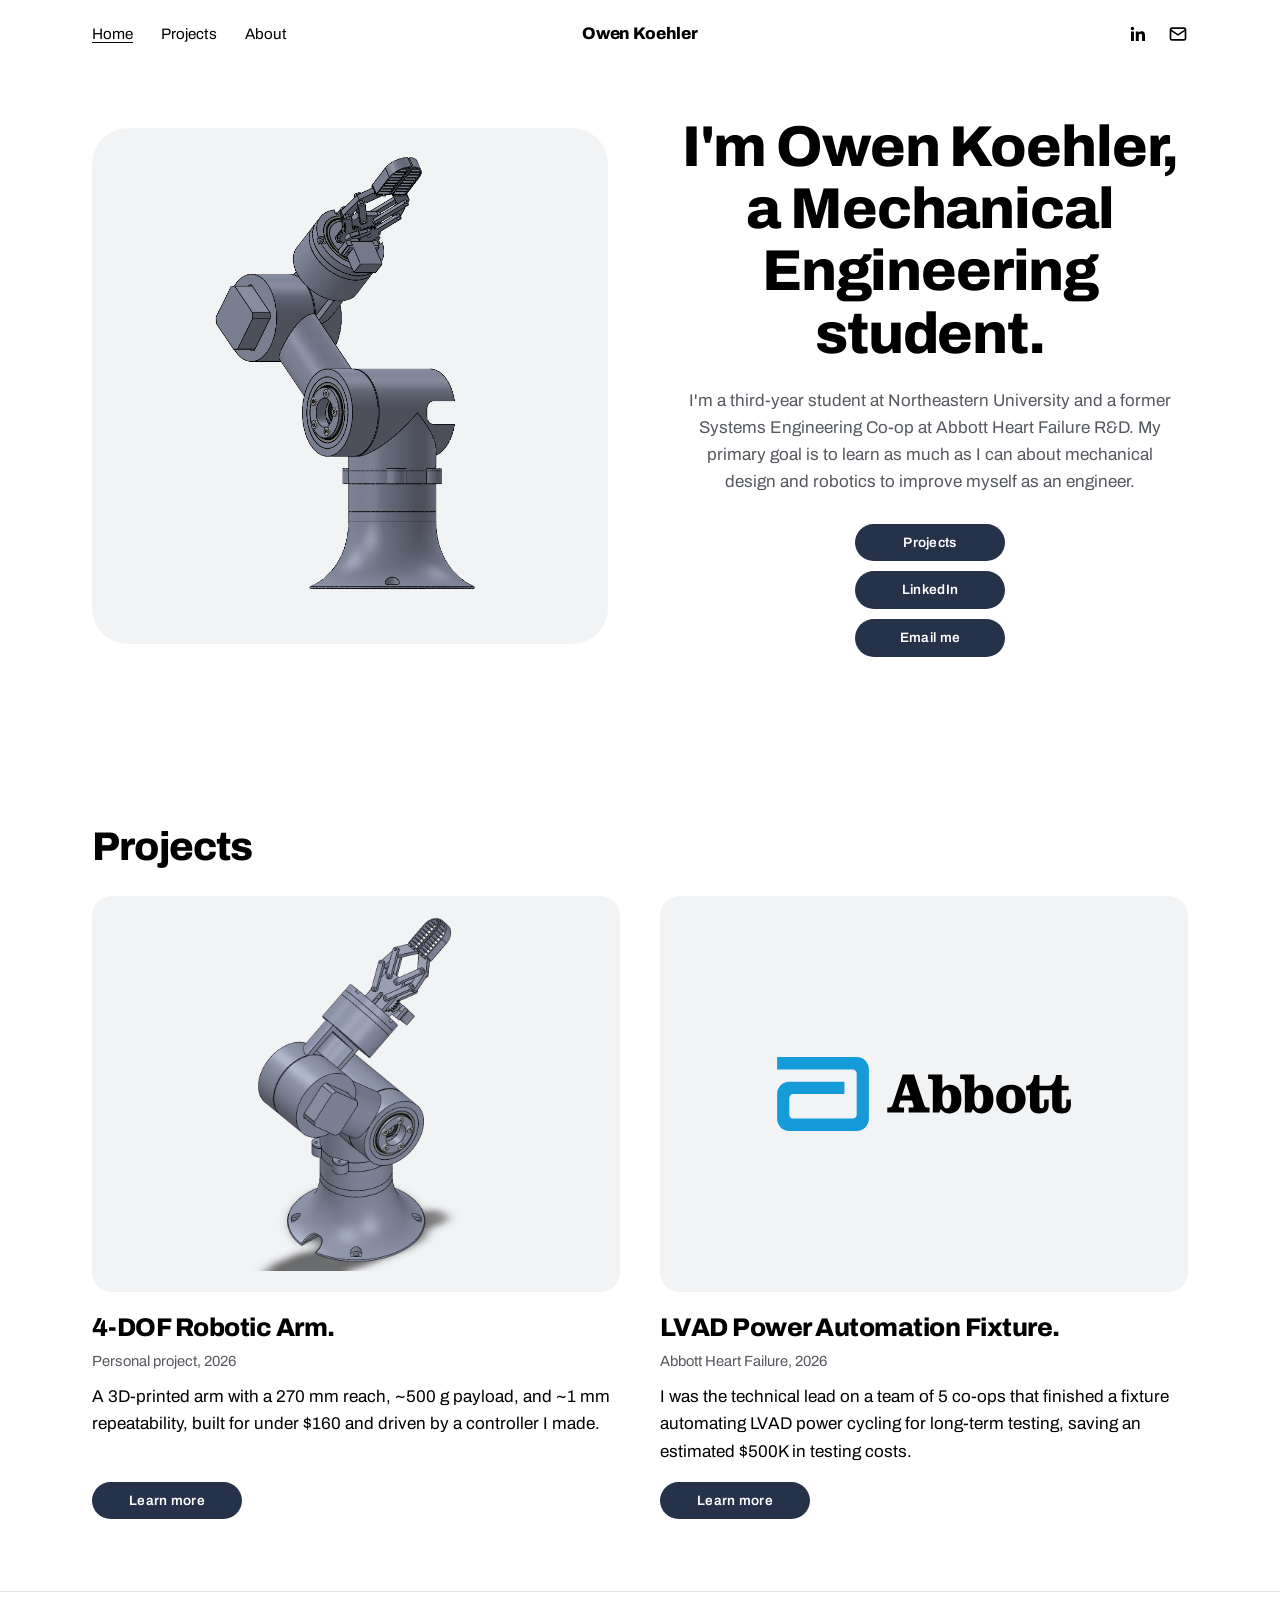
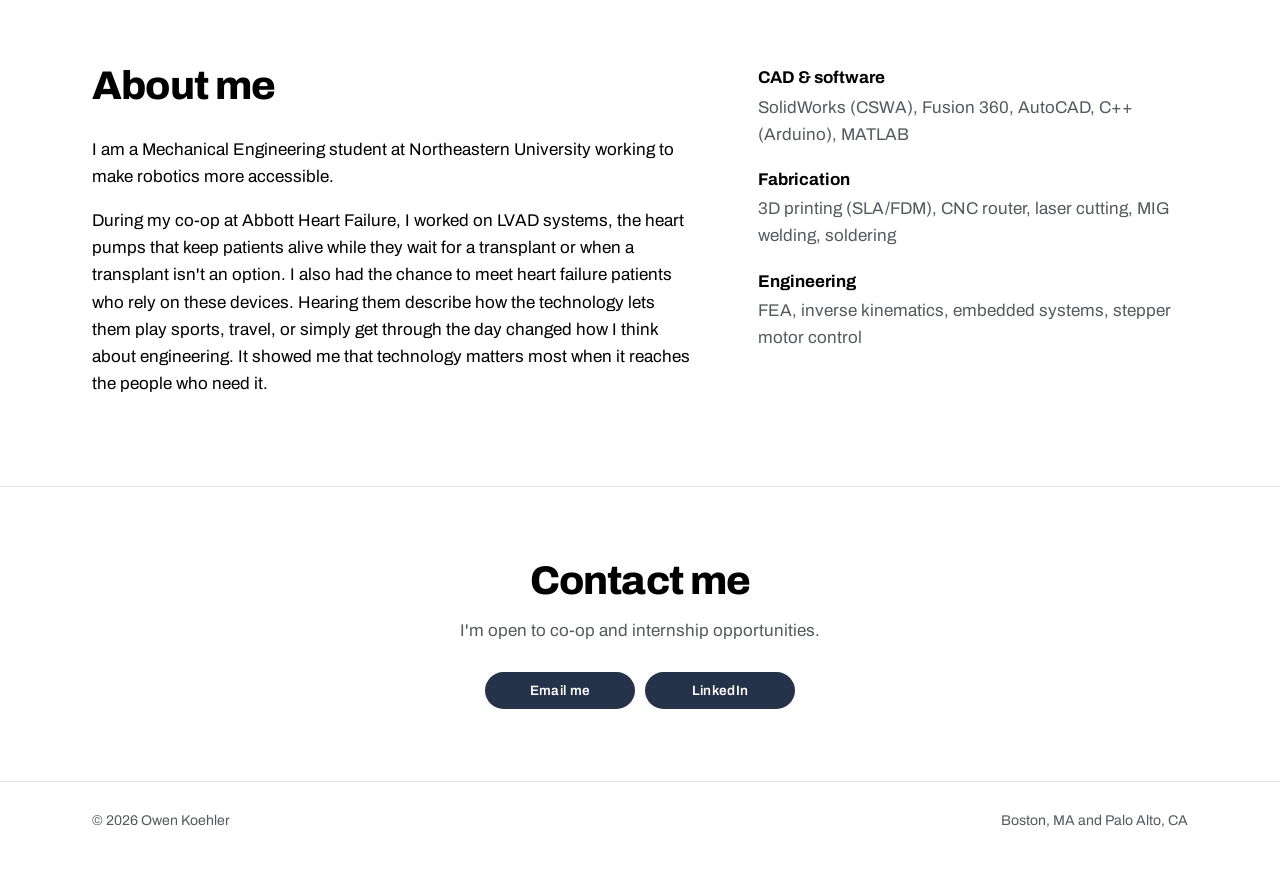
<file: index.html>
<!DOCTYPE html>
<html lang="en">
<head>
  <meta charset="UTF-8">
  <meta name="viewport" content="width=device-width, initial-scale=1.0">
  <title>Owen Koehler | Mechanical Engineering Portfolio</title>
  <meta name="description" content="Engineering portfolio of Owen Koehler, Mechanical Engineering student at Northeastern University.">
  <link rel="preconnect" href="https://fonts.googleapis.com">
  <link rel="preconnect" href="https://fonts.gstatic.com" crossorigin>
  <link href="https://fonts.googleapis.com/css2?family=Archivo:wght@400;600;700;800&display=swap" rel="stylesheet">
  <link rel="stylesheet" href="css/style.css">
</head>
<body>

  <nav class="nav">
    <div class="container">
      <ul class="nav-links">
        <li><a href="index.html" aria-current="page">Home</a></li>
        <li><a href="#projects">Projects</a></li>
        <li><a href="#about">About</a></li>
      </ul>
      <a class="brand" href="index.html">Owen Koehler</a>
      <div class="nav-icons">
        <a href="https://www.linkedin.com/in/owen-koehler-593384338" target="_blank" rel="noopener" aria-label="LinkedIn">
          <svg viewBox="0 0 24 24" fill="currentColor" aria-hidden="true"><path d="M20.45 20.45h-3.56v-5.57c0-1.33-.02-3.04-1.85-3.04-1.85 0-2.14 1.45-2.14 2.94v5.67H9.35V9h3.41v1.56h.05c.48-.9 1.64-1.85 3.37-1.85 3.6 0 4.27 2.37 4.27 5.46v6.28zM5.34 7.43a2.06 2.06 0 1 1 0-4.13 2.06 2.06 0 0 1 0 4.13zM7.12 20.45H3.56V9h3.56v11.45z"/></svg>
        </a>
        <a href="mailto:koehler.o@northeastern.edu" aria-label="Email">
          <svg viewBox="0 0 24 24" fill="none" stroke="currentColor" stroke-width="2" aria-hidden="true"><rect x="3" y="5" width="18" height="14" rx="2"/><path d="m3 7 9 6 9-6"/></svg>
        </a>
      </div>
    </div>
  </nav>

  <header class="hero">
    <div class="container">
      <!-- Swap in a headshot here if you like: assets/img/headshot.jpg -->
      <div class="render"><img src="assets/img/cad-arm-side.png" alt="SolidWorks render of Owen's 4-DOF robotic arm"></div>
      <div class="hero-text">
        <h1>I'm Owen Koehler, a Mechanical Engineering student.</h1>
        <p>
          I'm a third-year student at Northeastern University and a former Systems Engineering
          Co-op at Abbott Heart Failure R&amp;D. My primary goal is to learn as much as I can about mechanical design and robotics to improve myself as an engineer.
        </p>
        <div class="pill-stack">
          <a class="pill" href="#projects">Projects</a>
          <a class="pill" href="https://www.linkedin.com/in/owen-koehler-593384338" target="_blank" rel="noopener">LinkedIn</a>
          <a class="pill" href="mailto:koehler.o@northeastern.edu">Email me</a>
        </div>
      </div>
    </div>
  </header>

  <section class="section" id="projects">
    <div class="container">
      <h2>Projects</h2>
      <div class="tiles">
        <!-- To add a project: copy one <article class="tile"> block and point it at a new page in /projects -->
        <article class="tile">
          <a href="projects/robotic-arm.html"><div class="render"><img src="assets/img/cad-arm-iso.png" alt="SolidWorks render of the 4-DOF robotic arm with gripper"></div></a>
          <h3><a href="projects/robotic-arm.html">4-DOF Robotic Arm.</a></h3>
          <div class="where">Personal project, 2026</div>
          <p>A 3D-printed arm with a 270 mm reach, ~500 g payload, and ~1 mm repeatability, built for under $160 and
            driven by a controller I made.</p>
          <a class="pill" href="projects/robotic-arm.html">Learn more</a>
        </article>

        <article class="tile">
          <a href="projects/abbott-lvad-fixture.html"><img class="logo" src="assets/img/abbott-logo.svg" alt="Abbott logo"></a>
          <h3><a href="projects/abbott-lvad-fixture.html">LVAD Power Automation Fixture.</a></h3>
          <div class="where">Abbott Heart Failure, 2026</div>
          <p>I was the technical lead on a team of 5 co-ops that finished a fixture automating LVAD power cycling for
            long-term testing, saving an estimated $500K in testing costs.</p>
          <a class="pill" href="projects/abbott-lvad-fixture.html">Learn more</a>
        </article>
      </div>
    </div>
  </section>

  <section class="section" id="about">
    <div class="container about">
      <div>
        <h2>About me</h2>
        <p>
          I am a Mechanical Engineering student at Northeastern University working to make robotics more accessible. 
        </p>
        <p>
          During my co-op at Abbott Heart Failure, I worked on LVAD systems, the heart pumps that keep patients alive while they 
          wait for a transplant or when a transplant isn't an option. I also had the chance to meet heart failure patients who 
          rely on these devices. Hearing them describe how the technology lets them play sports, travel, or simply get 
          through the day changed how I think about engineering. It showed me that 
          technology matters most when it reaches the people who need it.
        </p>
      </div>
      <dl class="skills">
        <dt>CAD &amp; software</dt>
        <dd>SolidWorks (CSWA), Fusion 360, AutoCAD, C++ (Arduino), MATLAB</dd>
        <dt>Fabrication</dt>
        <dd>3D printing (SLA/FDM), CNC router, laser cutting, MIG welding, soldering</dd>
        <dt>Engineering</dt>
        <dd>FEA, inverse kinematics, embedded systems, stepper motor control</dd>
      </dl>
    </div>
  </section>

  <section class="section contact" id="contact">
    <div class="container">
      <h2>Contact me</h2>
      <p class="secondary">I'm open to co-op and internship opportunities.</p>
      <div class="pill-stack">
        <a class="pill" href="mailto:koehler.o@northeastern.edu">Email me</a>
        <a class="pill" href="https://www.linkedin.com/in/owen-koehler-593384338" target="_blank" rel="noopener">LinkedIn</a>
      </div>
    </div>
  </section>

  <footer>
    <div class="container">
      <span>© <span id="year"></span> Owen Koehler</span>
      <span>Boston, MA and Palo Alto, CA</span>
    </div>
  </footer>

  <script src="js/main.js"></script>
  <script data-goatcounter="https://owenkoehler.goatcounter.com/count" async src="https://gc.zgo.at/count.js"></script>
</body>
</html>
</file>
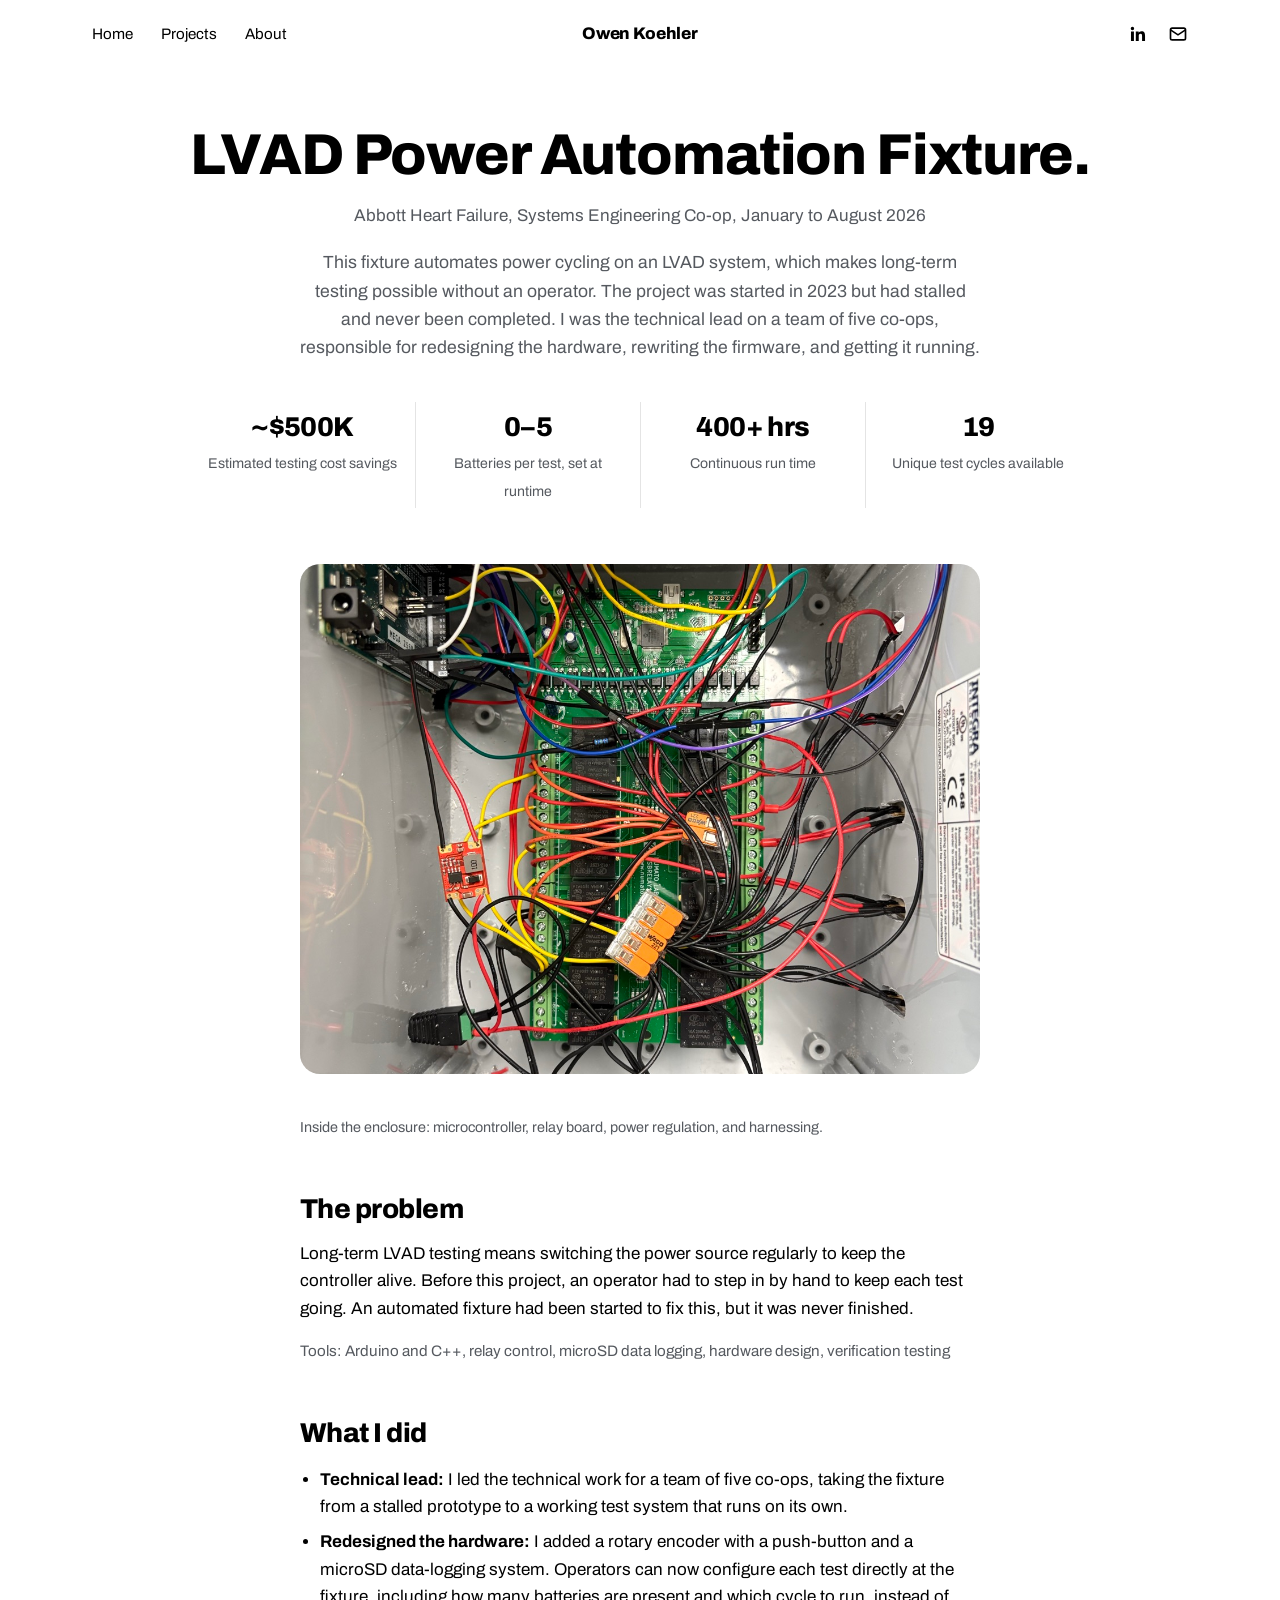
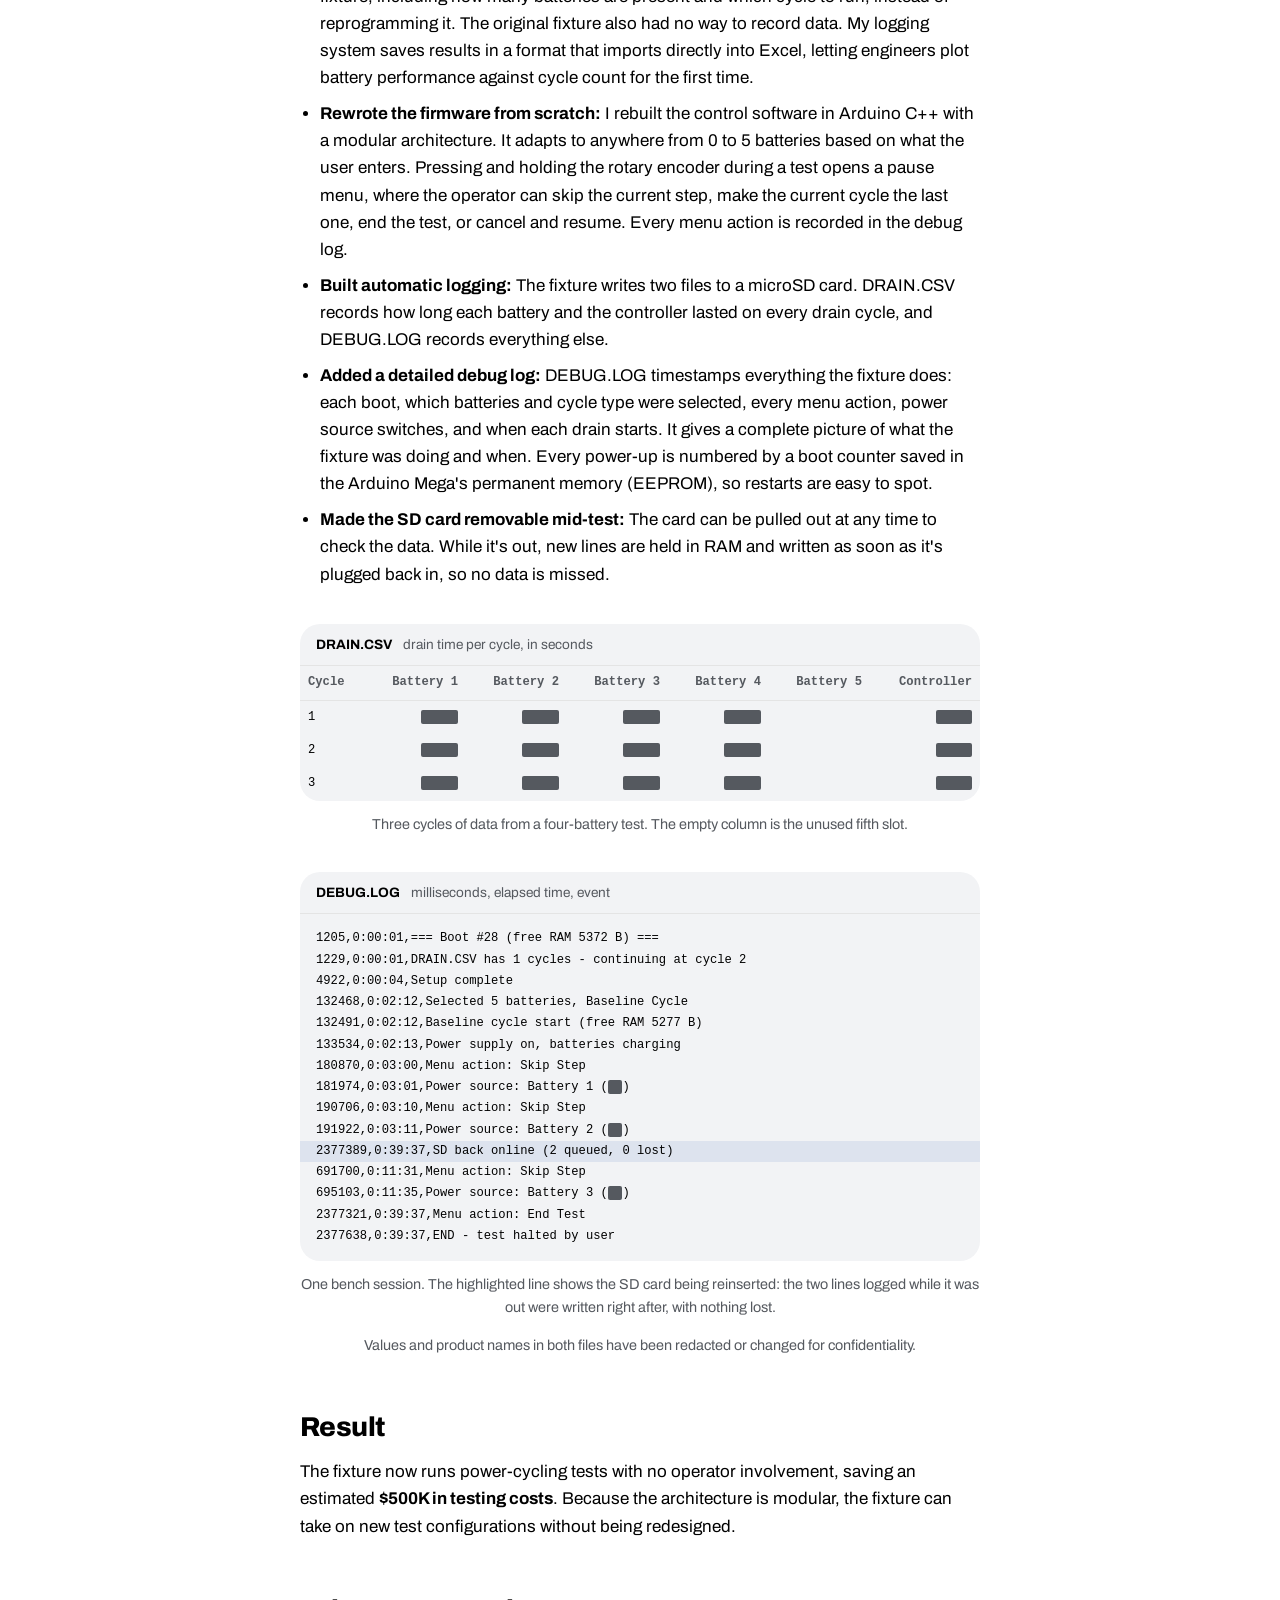
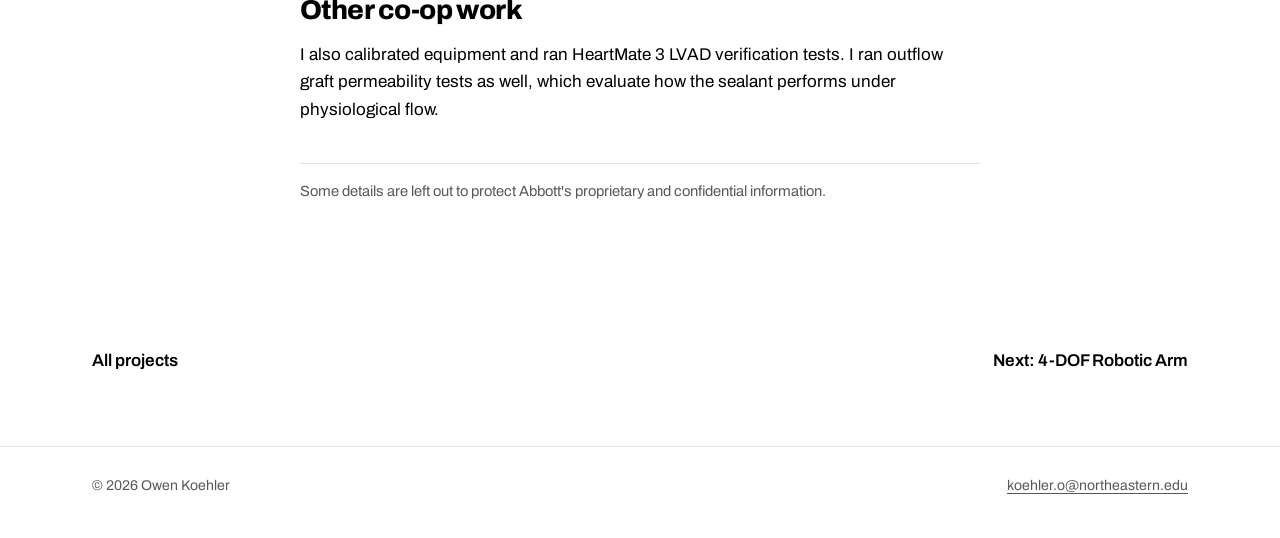
<file: projects/abbott-lvad-fixture.html>
<!DOCTYPE html>
<html lang="en">
<head>
  <meta charset="UTF-8">
  <meta name="viewport" content="width=device-width, initial-scale=1.0">
  <title>LVAD Power Automation Fixture | Owen Koehler</title>
  <meta name="description" content="An automated LVAD power cycling fixture for long-term testing, completed during a Systems Engineering Co-op at Abbott Heart Failure.">
  <link rel="preconnect" href="https://fonts.googleapis.com">
  <link rel="preconnect" href="https://fonts.gstatic.com" crossorigin>
  <link href="https://fonts.googleapis.com/css2?family=Archivo:wght@400;600;700;800&display=swap" rel="stylesheet">
  <link rel="stylesheet" href="../css/style.css">
</head>
<body>

  <nav class="nav">
    <div class="container">
      <ul class="nav-links">
        <li><a href="../index.html">Home</a></li>
        <li><a href="../index.html#projects">Projects</a></li>
        <li><a href="../index.html#about">About</a></li>
      </ul>
      <a class="brand" href="../index.html">Owen Koehler</a>
      <div class="nav-icons">
        <a href="https://www.linkedin.com/in/owen-koehler-593384338" target="_blank" rel="noopener" aria-label="LinkedIn">
          <svg viewBox="0 0 24 24" fill="currentColor" aria-hidden="true"><path d="M20.45 20.45h-3.56v-5.57c0-1.33-.02-3.04-1.85-3.04-1.85 0-2.14 1.45-2.14 2.94v5.67H9.35V9h3.41v1.56h.05c.48-.9 1.64-1.85 3.37-1.85 3.6 0 4.27 2.37 4.27 5.46v6.28zM5.34 7.43a2.06 2.06 0 1 1 0-4.13 2.06 2.06 0 0 1 0 4.13zM7.12 20.45H3.56V9h3.56v11.45z"/></svg>
        </a>
        <a href="mailto:koehler.o@northeastern.edu" aria-label="Email">
          <svg viewBox="0 0 24 24" fill="none" stroke="currentColor" stroke-width="2" aria-hidden="true"><rect x="3" y="5" width="18" height="14" rx="2"/><path d="m3 7 9 6 9-6"/></svg>
        </a>
      </div>
    </div>
  </nav>

  <header class="project-head">
    <div class="container">
      <h1>LVAD Power Automation Fixture.</h1>
      <div class="where">Abbott Heart Failure, Systems Engineering Co-op, January to August 2026</div>
      <p class="lead">
        This fixture automates power cycling on an LVAD system, which makes long-term testing possible without an
        operator. The project was started in 2023 but had stalled and never been completed. I was the technical lead on a team of five co-ops,
        responsible for redesigning the hardware, rewriting the firmware, and getting it running.
      </p>
    </div>
  </header>

  <main class="container">
    <ul class="figures">
      <li><strong>~$500K</strong><span>Estimated testing cost savings</span></li>
      <li><strong>0–5</strong><span>Batteries per test, set at runtime</span></li>
      <li><strong>400+ hrs</strong><span>Continuous run time</span></li>
      <li><strong>19</strong><span>Unique test cycles available</span></li>
    </ul>

    <div class="prose">
      <figure class="gallery" style="grid-template-columns:1fr; margin-top:0;">
        <img src="../assets/img/abbott-interior.jpg" alt="Fixture interior wiring with microcontroller and relay board">
        <figcaption>Inside the enclosure: microcontroller, relay board, power regulation, and harnessing.</figcaption>
      </figure>

      <h2>The problem</h2>
      <p>
        Long-term LVAD testing means switching the power source regularly to keep the controller alive. Before this project, an operator
        had to step in by hand to keep each test going. An automated fixture had been started to fix this, but it was never finished.
      </p>
      <p class="tools">Tools: Arduino and C++, relay control, microSD data logging, hardware design, verification testing</p>

      <h2>What I did</h2>
      <ul>
        <li><strong>Technical lead:</strong> I led the technical work for a team of five co-ops, taking the fixture
          from a stalled prototype to a working test system that runs on its own.</li>
        <li><strong>Redesigned the hardware:</strong> I added a rotary encoder with a push-button and a microSD data-logging system.
          Operators can now configure each test directly at the fixture, including how many batteries are present and which
          cycle to run, instead of reprogramming it. The original fixture also had no way to record data. My logging system saves
          results in a format that imports directly into Excel, letting engineers plot battery performance against cycle count for the first time.</li>
        <li><strong>Rewrote the firmware from scratch:</strong> I rebuilt the control software in Arduino C++ with a
          modular architecture. It adapts to anywhere from 0 to 5 batteries based on what the user enters.
          Pressing and holding the rotary encoder during a test opens a pause menu, where the operator can skip the
          current step, make the current cycle the last one, end the test, or cancel and resume. Every menu action is
          recorded in the debug log.</li>
        <li><strong>Built automatic logging:</strong> The fixture writes two files to a microSD card. DRAIN.CSV records
          how long each battery and the controller lasted on every drain cycle, and DEBUG.LOG records everything else.</li>
        <li><strong>Added a detailed debug log:</strong> DEBUG.LOG timestamps everything the fixture does: each boot,
          which batteries and cycle type were selected, every menu action, power source switches, and when each drain
          starts. It gives a complete picture of what the fixture was doing and when. Every power-up is numbered by a
          boot counter saved in the Arduino Mega's permanent memory (EEPROM), so restarts are easy to spot.</li>
        <li><strong>Made the SD card removable mid-test:</strong> The card can be pulled out at any time to check the
          data. While it's out, new lines are held in RAM and written as soon as it's plugged back in, so no data is
          missed.</li>
      </ul>

      <figure class="file">
        <figcaption class="file-name">DRAIN.CSV <span>drain time per cycle, in seconds</span></figcaption>
        <div class="file-body">
          <table>
            <thead><tr><th>Cycle</th><th>Battery 1</th><th>Battery 2</th><th>Battery 3</th><th>Battery 4</th><th>Battery 5</th><th>Controller</th></tr></thead>
            <tbody>
              <tr><td>1</td><td><span class="redact">XXXXX</span></td><td><span class="redact">XXXXX</span></td><td><span class="redact">XXXXX</span></td><td><span class="redact">XXXXX</span></td><td></td><td><span class="redact">XXXXX</span></td></tr>
              <tr><td>2</td><td><span class="redact">XXXXX</span></td><td><span class="redact">XXXXX</span></td><td><span class="redact">XXXXX</span></td><td><span class="redact">XXXXX</span></td><td></td><td><span class="redact">XXXXX</span></td></tr>
              <tr><td>3</td><td><span class="redact">XXXXX</span></td><td><span class="redact">XXXXX</span></td><td><span class="redact">XXXXX</span></td><td><span class="redact">XXXXX</span></td><td></td><td><span class="redact">XXXXX</span></td></tr>
            </tbody>
          </table>
        </div>
      </figure>
      <p class="caption">Three cycles of data from a four-battery test. The empty column is the unused fifth slot.</p>

      <figure class="file">
        <figcaption class="file-name">DEBUG.LOG <span>milliseconds, elapsed time, event</span></figcaption>
        <div class="file-body">
<pre>1205,0:00:01,=== Boot #28 (free RAM 5372 B) ===
1229,0:00:01,DRAIN.CSV has 1 cycles - continuing at cycle 2
4922,0:00:04,Setup complete
132468,0:02:12,Selected 5 batteries, Baseline Cycle
132491,0:02:12,Baseline cycle start (free RAM 5277 B)
133534,0:02:13,Power supply on, batteries charging
180870,0:03:00,Menu action: Skip Step
181974,0:03:01,Power source: Battery 1 (<span class="redact">XX</span>)
190706,0:03:10,Menu action: Skip Step
191922,0:03:11,Power source: Battery 2 (<span class="redact">XX</span>)<mark>2377389,0:39:37,SD back online (2 queued, 0 lost)</mark>691700,0:11:31,Menu action: Skip Step
695103,0:11:35,Power source: Battery 3 (<span class="redact">XX</span>)
2377321,0:39:37,Menu action: End Test
2377638,0:39:37,END - test halted by user</pre>
        </div>
      </figure>
      <p class="caption">One bench session. The highlighted line shows the SD card being reinserted: the two lines logged while it was out were written right after, with nothing lost.</p>
      <p class="caption">Values and product names in both files have been redacted or changed for confidentiality.</p>

      <h2>Result</h2>
      <p>
        The fixture now runs power-cycling tests with no operator involvement, saving an estimated
        <strong>$500K in testing costs</strong>. Because the architecture is modular, the fixture can take on new test
        configurations without being redesigned.
      </p>

      <h2>Other co-op work</h2>
      <p>
        I also calibrated equipment and ran HeartMate 3 LVAD verification tests. I ran outflow graft permeability
        tests as well, which evaluate how the sealant performs under physiological flow.
      </p>

      <p class="note">Some details are left out to protect Abbott's proprietary and confidential information.</p>
    </div>

    <section class="section" style="margin-top:72px;">
      <div class="pager">
        <a href="../index.html#projects">All projects</a>
        <a href="robotic-arm.html">Next: 4-DOF Robotic Arm</a>
      </div>
    </section>
  </main>

  <footer>
    <div class="container">
      <span>© <span id="year"></span> Owen Koehler</span>
      <a href="mailto:koehler.o@northeastern.edu">koehler.o@northeastern.edu</a>
    </div>
  </footer>

  <script src="../js/main.js"></script>
  <script data-goatcounter="https://owenkoehler.goatcounter.com/count" async src="https://gc.zgo.at/count.js"></script>
</body>
</html>
</file>
<file: css/style.css>
/* ---------- Tokens ---------- */
:root {
  --paper: #ffffff;
  --ink: #000000;
  --graphite: #55595f;
  --hairline: #e4e4e4;
  --slate: #26324a;
  --fog: #f2f3f5;

  --font: "Archivo", system-ui, -apple-system, "Segoe UI", Roboto, sans-serif;
  --max: 1160px;
  --measure: 680px;
  --r-lg: 36px;   /* hero photo */
  --r-md: 20px;   /* project tiles, video, gallery */
}

/* ---------- Base ---------- */
*, *::before, *::after { box-sizing: border-box; }
html { scroll-behavior: smooth; }
body {
  margin: 0;
  background: var(--paper);
  color: var(--ink);
  font-family: var(--font);
  font-size: 17px;
  line-height: 1.6;
  -webkit-font-smoothing: antialiased;
}
img, video { display: block; max-width: 100%; }
a { color: inherit; text-underline-offset: 3px; }
p { margin: 0 0 1em; }
h1, h2, h3 { margin: 0; font-weight: 800; letter-spacing: -0.02em; line-height: 1.08; }
h1 { font-size: clamp(2.4rem, 5vw, 3.6rem); }
h2 { font-size: clamp(1.8rem, 3.4vw, 2.5rem); margin-bottom: 28px; }
h3 { font-size: 1.6rem; }
:focus-visible { outline: 2px solid var(--slate); outline-offset: 3px; border-radius: 4px; }

.container { max-width: var(--max); margin: 0 auto; padding: 0 32px; }
.secondary { color: var(--graphite); }

/* ---------- Nav ---------- */
.nav {
  position: sticky; top: 0; z-index: 50;
  background: rgba(255, 255, 255, 0.94);
  backdrop-filter: blur(8px);
}
.nav .container {
  display: grid; grid-template-columns: 1fr auto 1fr; align-items: center; height: 68px;
}
.nav-links { display: flex; gap: 28px; list-style: none; margin: 0; padding: 0; font-size: .95rem; }
.nav-links a { text-decoration: none; }
.nav-links a:hover, .nav-links a[aria-current] { text-decoration: underline; }
.brand { font-weight: 800; font-size: 1.05rem; text-decoration: none; letter-spacing: -0.01em; }
.nav-icons { display: flex; justify-content: flex-end; gap: 20px; }
.nav-icons svg { width: 20px; height: 20px; display: block; }

/* ---------- Buttons ---------- */
.pill {
  display: inline-block;
  min-width: 150px;
  padding: 8px 22px;
  border-radius: 999px;
  background: var(--slate);
  color: #fff;
  font-size: .85rem; font-weight: 600; letter-spacing: .02em;
  text-align: center; text-decoration: none;
}
.pill:hover { background: var(--ink); }
.pill-stack { display: flex; flex-direction: column; align-items: center; gap: 10px; margin-top: 28px; }

/* ---------- Hero ---------- */
.hero .container {
  display: grid; grid-template-columns: 1fr 1fr; gap: 64px; align-items: center;
  padding-top: 48px; padding-bottom: 96px;
}
.hero-photo {
  aspect-ratio: 1 / 1; width: 100%; object-fit: cover;
  border-radius: var(--r-lg);
}
.hero-text { text-align: center; max-width: 500px; justify-self: center; }
.hero-text p { color: var(--graphite); margin-top: 22px; }

/* ---------- Sections ---------- */
.section { padding: 72px 0; scroll-margin-top: 40px; }
.section + .section { border-top: 1px solid var(--hairline); }

/* ---------- Project tiles ---------- */
.tiles { display: grid; grid-template-columns: repeat(auto-fill, minmax(340px, 1fr)); gap: 56px 40px; }
.tile { display: flex; flex-direction: column; }
.tile img {
  width: 100%; aspect-ratio: 4 / 3; object-fit: cover;
  border-radius: var(--r-md); background: var(--fog);
}
.tile img.logo { object-fit: contain; padding: 22%; }
.tile h3 { margin: 22px 0 8px; }
.tile h3 a { text-decoration: none; }
.tile .where { color: var(--graphite); font-size: .92rem; margin-bottom: 10px; }
.tile p { max-width: 52ch; }
.tile .pill { margin-top: auto; align-self: flex-start; }

/* ---------- About ---------- */
.about { display: grid; grid-template-columns: 1.4fr 1fr; gap: 64px; }
.about p { max-width: 62ch; }
.skills { margin: 0; }
.skills dt { font-weight: 700; margin-top: 18px; }
.skills dt:first-child { margin-top: 0; }
.skills dd { margin: 2px 0 0; color: var(--graphite); }

/* ---------- Contact ---------- */
.contact { text-align: center; }
.contact h2 { margin-bottom: 14px; }
.contact .pill-stack { flex-direction: row; justify-content: center; flex-wrap: wrap; }

/* ---------- Project page ---------- */
.project-head { text-align: center; padding: 56px 0 40px; }
.project-head .where { color: var(--graphite); margin-top: 16px; }
.project-head .lead { max-width: var(--measure); margin: 20px auto 0; color: var(--graphite); font-size: 1.1rem; }

.figures {
  display: grid; grid-template-columns: repeat(4, 1fr);
  margin: 0 auto 56px; max-width: 900px;
  list-style: none; padding: 0;
}
.figures li { text-align: center; padding: 4px 16px; }
.figures li + li { border-left: 1px solid var(--hairline); }
.figures strong { display: block; font-size: 1.7rem; font-weight: 800; letter-spacing: -0.02em; }
.figures span { font-size: .88rem; color: var(--graphite); }

.prose { max-width: var(--measure); margin: 0 auto; }
.prose h2 { font-size: 1.7rem; margin: 56px 0 16px; }
.prose ul { padding-left: 1.2em; }
.prose li { margin-bottom: .5em; }
.prose .tools { color: var(--graphite); font-size: .95rem; }

.caption { color: var(--graphite); font-size: .9rem; text-align: center; margin-top: 12px; }

/* Project videos */
.video {
  position: relative; aspect-ratio: 16 / 9;
  border-radius: var(--r-md); overflow: hidden; background: var(--ink);
}
.video video { position: absolute; inset: 0; width: 100%; height: 100%; object-fit: contain; }

.gallery {
  display: grid; grid-template-columns: repeat(auto-fill, minmax(300px, 1fr)); gap: 32px 24px;
  margin: 40px 0 0;
}
.gallery.wide { grid-template-columns: repeat(auto-fill, minmax(440px, 1fr)); }
figure { margin: 0; }
.gallery img {
  width: 100%; aspect-ratio: 4 / 3; object-fit: cover;
  border-radius: var(--r-md); cursor: zoom-in; background: var(--fog);
}
.gallery.wide img { aspect-ratio: 16 / 9; object-position: top; }
/* CAD renders: a fog frame, with the render's white background multiplied into it */
div.render {
  aspect-ratio: 4 / 3;
  border-radius: var(--r-md); overflow: hidden;
  background: var(--fog);
}
div.render img, div.render video {
  width: 100%; height: 100%;
  object-fit: contain; padding: 4%;
  aspect-ratio: auto; border-radius: 0; background: none;
  mix-blend-mode: multiply;
}
div.render video { padding: 0; }
.hero .render { aspect-ratio: 1 / 1; border-radius: var(--r-lg); }
.gallery .render { aspect-ratio: 1 / 1; }
div.project-render { aspect-ratio: 16 / 9; margin-bottom: 56px; }

/* File snapshots (log and CSV excerpts) */
.file { margin: 36px 0 0; border-radius: var(--r-md); background: var(--fog); overflow: hidden; }
.file-name {
  padding: 10px 16px; border-bottom: 1px solid var(--hairline);
  font-size: .85rem; font-weight: 700;
}
.file-name span { font-weight: 400; color: var(--graphite); margin-left: 8px; }
.file-body { overflow-x: auto; }
.file pre, .file table {
  margin: 0; font-family: ui-monospace, SFMono-Regular, Menlo, monospace; font-size: .76rem; line-height: 1.75;
}
.file pre { padding: 14px 16px; }
.file mark { display: block; margin: 0 -16px; padding: 0 16px; background: #dde3ee; color: inherit; }
.file table { border-collapse: collapse; width: 100%; }
.file th, .file td { padding: 6px 8px; text-align: right; white-space: nowrap; }
.file th { font-weight: 600; color: var(--graphite); border-bottom: 1px solid var(--hairline); }
.file th:first-child, .file td:first-child { text-align: left; }
/* Bill of materials */
.bom { width: 100%; border-collapse: collapse; margin-top: 24px; font-size: .95rem; font-variant-numeric: tabular-nums; }
.bom th, .bom td { padding: 8px 10px; text-align: right; border-bottom: 1px solid var(--hairline); }
.bom th:first-child, .bom td:first-child { text-align: left; padding-left: 0; }
.bom th:last-child, .bom td:last-child { padding-right: 0; }
.bom thead th { font-size: .85rem; font-weight: 600; color: var(--graphite); border-bottom-color: var(--ink); }
.bom tr.group th { padding-top: 22px; font-weight: 700; border-bottom: 0; }
.bom tfoot th, .bom tfoot td { font-weight: 800; font-size: 1.05rem; border-top: 2px solid var(--ink); border-bottom: 0; }

.redact { background: var(--graphite); color: transparent; border-radius: 2px; user-select: none; }

/* Build photos: 3 columns, with one tall photo spanning two rows in the middle */
.gallery.build { grid-template-columns: repeat(3, 1fr); }
.gallery.build .tall { grid-row: span 2; display: flex; flex-direction: column; }
.gallery.build .tall img { flex: 1 1 auto; height: 100px; aspect-ratio: auto; } /* small base height so it fills the rows instead of sizing them */

.split { display: grid; grid-template-columns: 1fr 1fr; gap: 40px; align-items: center; margin-top: 40px; }
.split .prose { margin: 0; }
.split .prose h2 { margin-top: 0; }
.gallery figcaption { font-size: .9rem; color: var(--graphite); margin-top: 10px; }

.note { font-size: .92rem; color: var(--graphite); border-top: 1px solid var(--hairline); padding-top: 16px; margin-top: 40px; }

.pager { display: flex; justify-content: space-between; gap: 16px; flex-wrap: wrap; font-weight: 600; }
.pager a { text-decoration: none; }
.pager a:hover { text-decoration: underline; }

/* ---------- Lightbox ---------- */
.lightbox {
  position: fixed; inset: 0; z-index: 100;
  display: none; align-items: center; justify-content: center;
  padding: 24px; background: rgba(255,255,255,.96); cursor: zoom-out;
}
.lightbox.open { display: flex; }
.lightbox img { max-width: 95vw; max-height: 92vh; border-radius: var(--r-md); }

/* ---------- Footer ---------- */
footer { border-top: 1px solid var(--hairline); padding: 28px 0 40px; font-size: .88rem; color: var(--graphite); }
footer .container { display: flex; justify-content: space-between; flex-wrap: wrap; gap: 12px; }

/* ---------- Responsive ---------- */
@media (max-width: 860px) {
  .hero .container { grid-template-columns: 1fr; gap: 36px; padding-top: 24px; padding-bottom: 64px; }
  .hero .render { aspect-ratio: 4 / 3; }
  .about { grid-template-columns: 1fr; gap: 40px; }
  .figures { grid-template-columns: repeat(2, 1fr); row-gap: 24px; }
  .figures li:nth-child(3) { border-left: 0; }
  .gallery.wide { grid-template-columns: 1fr; }
  .split { grid-template-columns: 1fr; }
  .gallery.build { grid-template-columns: repeat(2, 1fr); }
  div.project-render { aspect-ratio: 1 / 1; }
}
@media (max-width: 600px) {
  .container { padding: 0 20px; }
  .nav .container { grid-template-columns: auto 1fr; }
  .nav-links { display: none; }
  .tiles { grid-template-columns: 1fr; }
  .gallery.build { grid-template-columns: 1fr; }
  .gallery.build .tall { grid-row: auto; }
  .gallery.build .tall img { flex: none; height: auto; aspect-ratio: 3 / 4; }
}
@media (prefers-reduced-motion: reduce) {
  html { scroll-behavior: auto; }
}
</file>
